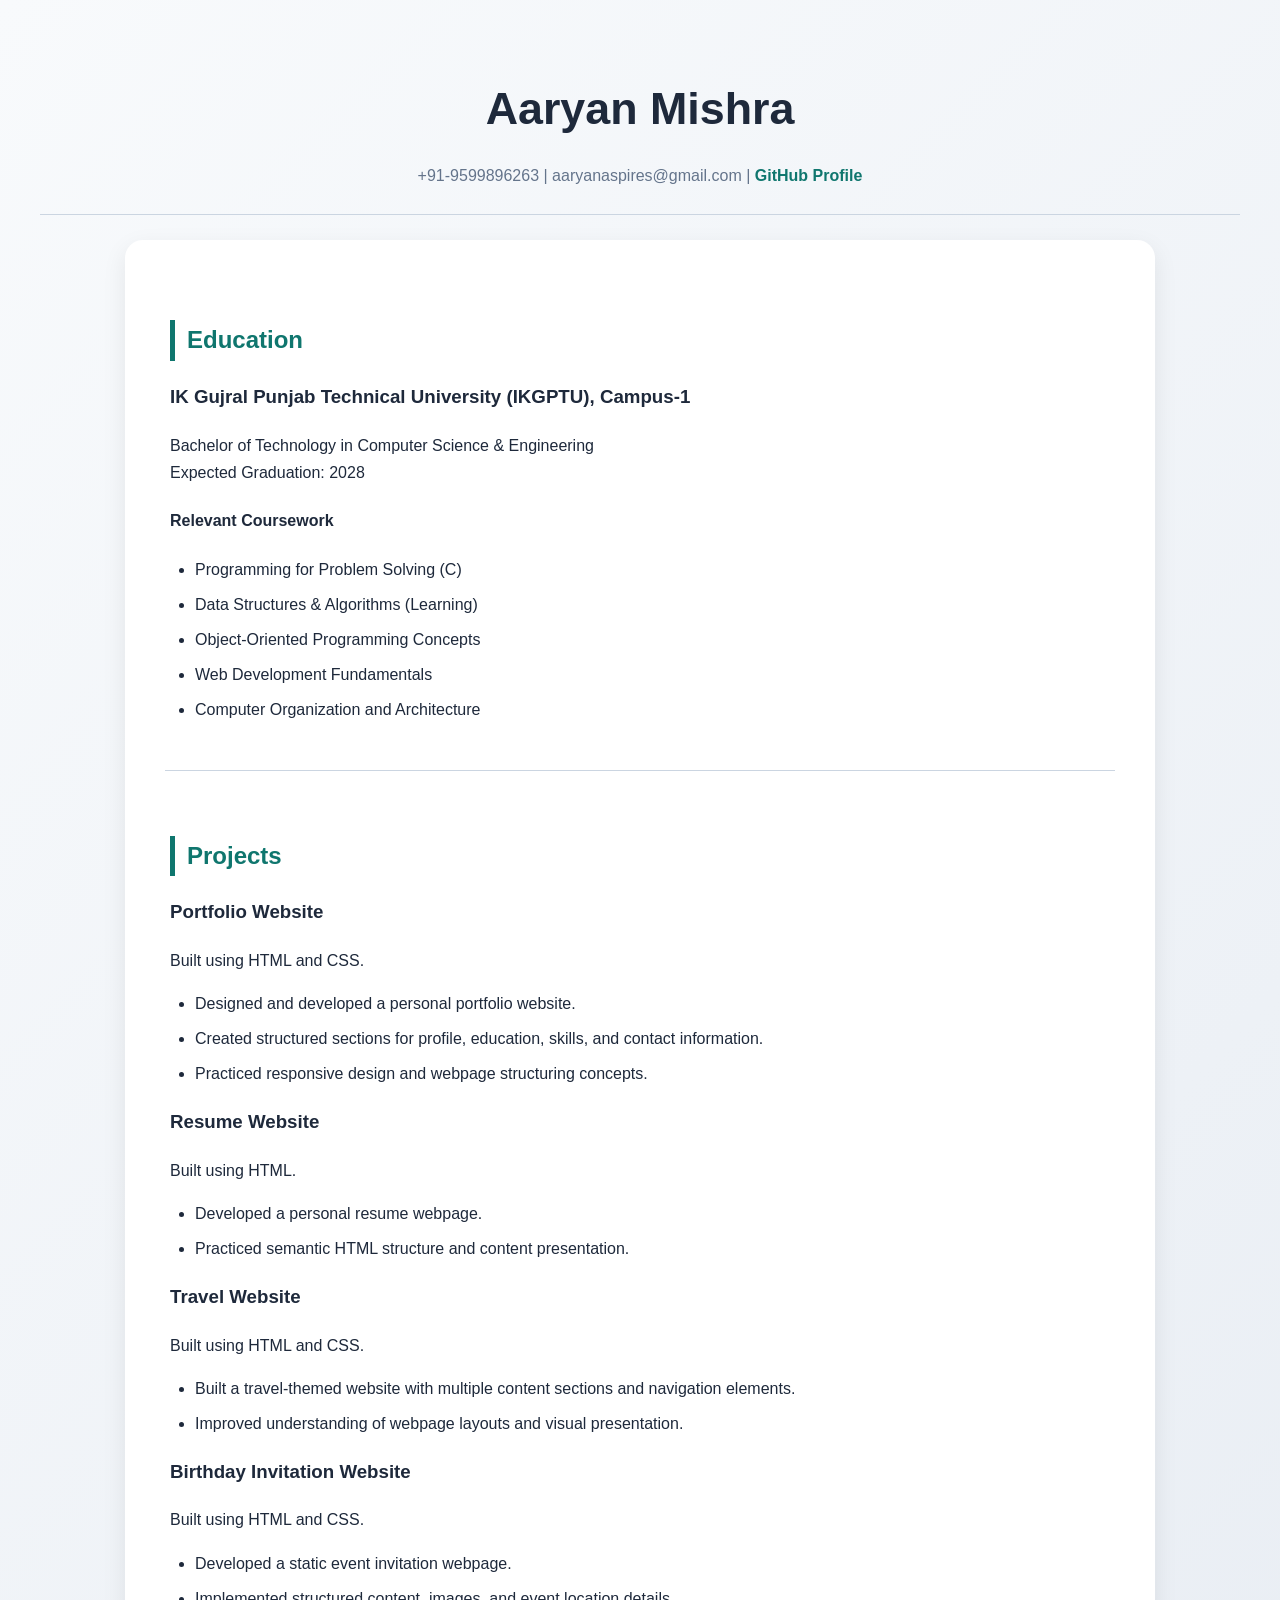
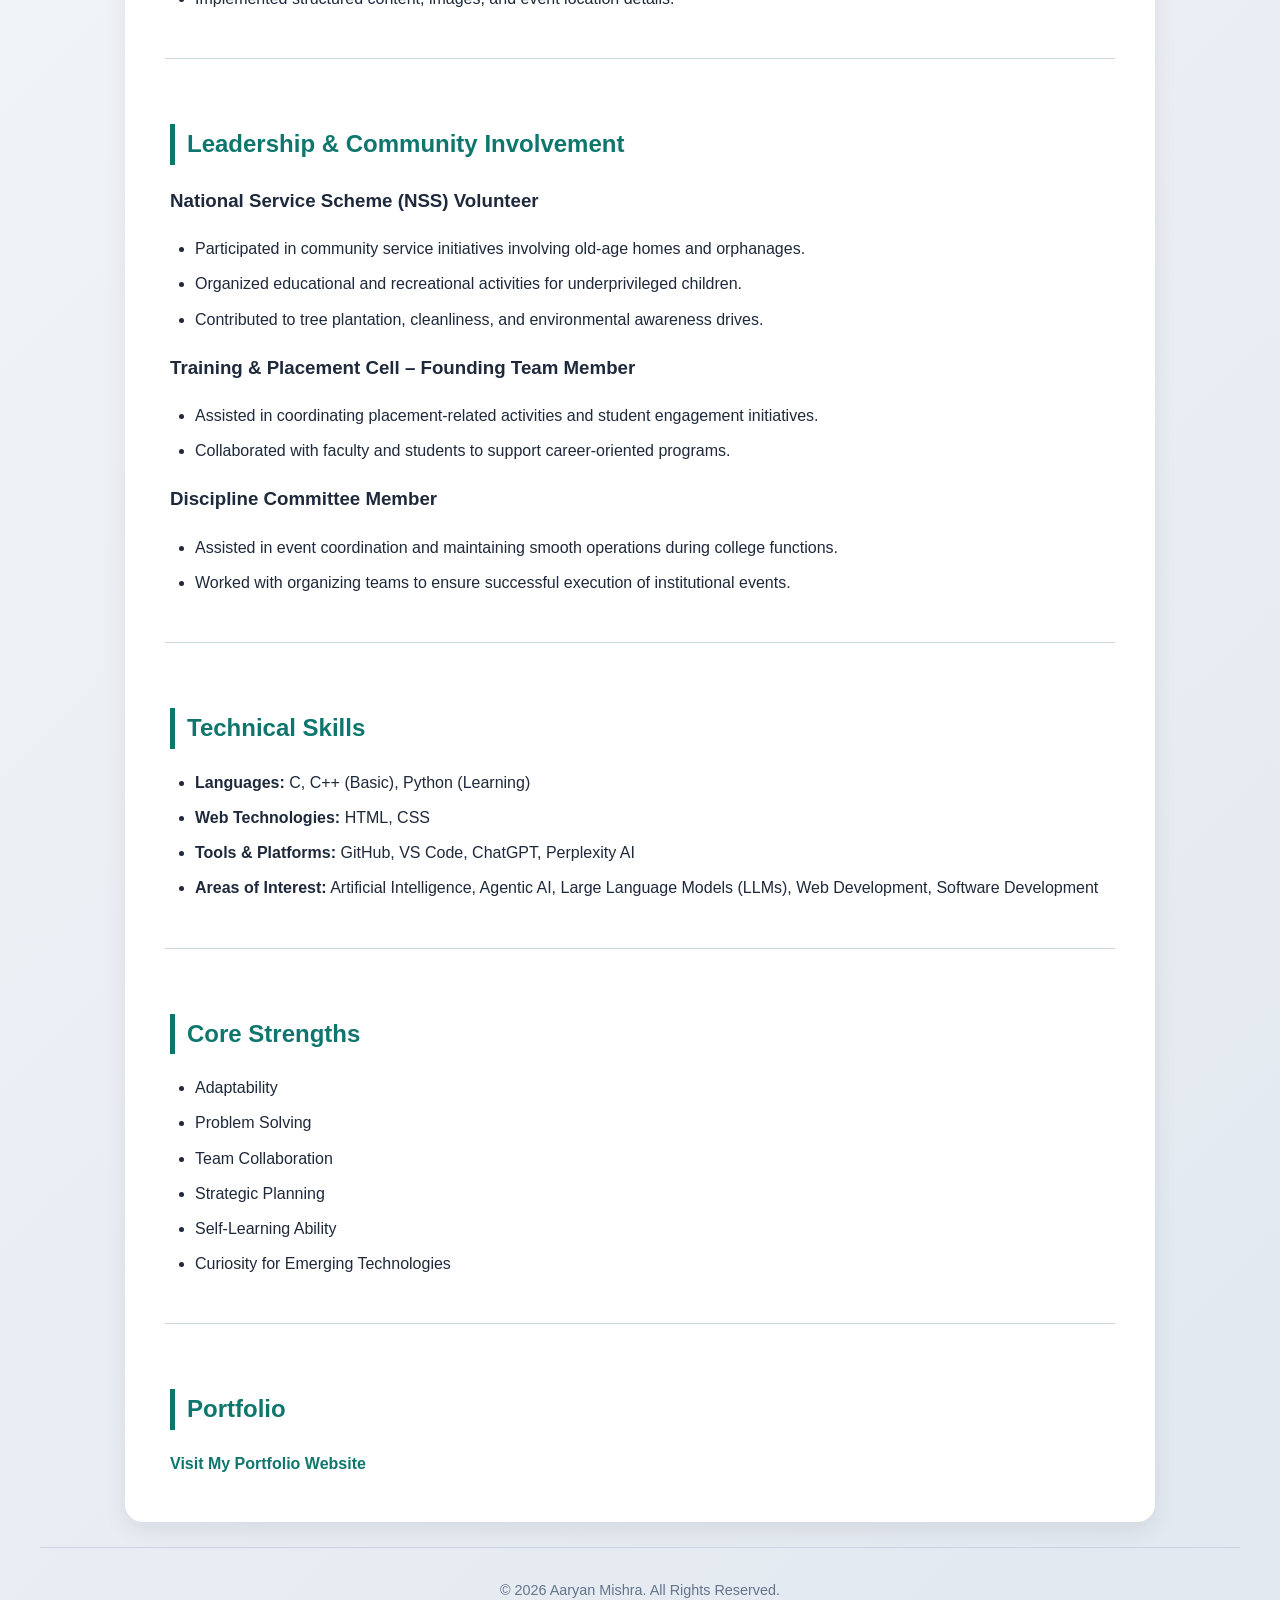
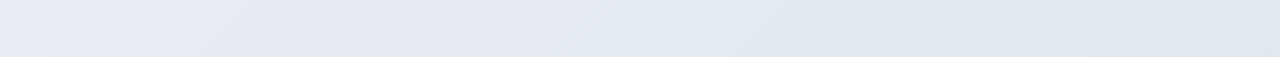
<file: index.html>
<!DOCTYPE html>
<html lang="en">

<head>
    <meta charset="UTF-8">
    <meta name="viewport" content="width=device-width, initial-scale=1.0">
    <title>Aaryan Mishra - Resume</title>
    <link rel="stylesheet" href="style.css">
</head>

<body>

    <header>
        <h1>Aaryan Mishra</h1>

        <p>
            +91-9599896263 |
            aaryanaspires@gmail.com |
            <a href="https://github.com/Aaryan4code" target="_blank">
                GitHub Profile
            </a>
        </p>

        <hr>
    </header>

    <main>

        <section>
            <h2>Education</h2>

            <h3>IK Gujral Punjab Technical University (IKGPTU), Campus-1</h3>

            <p>
                Bachelor of Technology in Computer Science & Engineering
                <br>
                Expected Graduation: 2028
            </p>

            <h4>Relevant Coursework</h4>

            <ul>
                <li>Programming for Problem Solving (C)</li>
                <li>Data Structures & Algorithms (Learning)</li>
                <li>Object-Oriented Programming Concepts</li>
                <li>Web Development Fundamentals</li>
                <li>Computer Organization and Architecture</li>
            </ul>
        </section>

        <hr>

        <section>

            <h2>Projects</h2>

            <h3>Portfolio Website</h3>

            <p>
                Built using HTML and CSS.
            </p>

            <ul>
                <li>Designed and developed a personal portfolio website.</li>
                <li>Created structured sections for profile, education, skills, and contact information.</li>
                <li>Practiced responsive design and webpage structuring concepts.</li>
            </ul>

            <h3>Resume Website</h3>

            <p>
                Built using HTML.
            </p>

            <ul>
                <li>Developed a personal resume webpage.</li>
                <li>Practiced semantic HTML structure and content presentation.</li>
            </ul>

            <h3>Travel Website</h3>

            <p>
                Built using HTML and CSS.
            </p>

            <ul>
                <li>Built a travel-themed website with multiple content sections and navigation elements.</li>
                <li>Improved understanding of webpage layouts and visual presentation.</li>
            </ul>

            <h3>Birthday Invitation Website</h3>

            <p>
                Built using HTML and CSS.
            </p>

            <ul>
                <li>Developed a static event invitation webpage.</li>
                <li>Implemented structured content, images, and event location details.</li>
            </ul>

        </section>

        <hr>

        <section>

            <h2>Leadership & Community Involvement</h2>

            <h3>National Service Scheme (NSS) Volunteer</h3>

            <ul>
                <li>Participated in community service initiatives involving old-age homes and orphanages.</li>
                <li>Organized educational and recreational activities for underprivileged children.</li>
                <li>Contributed to tree plantation, cleanliness, and environmental awareness drives.</li>
            </ul>

            <h3>Training & Placement Cell – Founding Team Member</h3>

            <ul>
                <li>Assisted in coordinating placement-related activities and student engagement initiatives.</li>
                <li>Collaborated with faculty and students to support career-oriented programs.</li>
            </ul>

            <h3>Discipline Committee Member</h3>

            <ul>
                <li>Assisted in event coordination and maintaining smooth operations during college functions.</li>
                <li>Worked with organizing teams to ensure successful execution of institutional events.</li>
            </ul>

        </section>

        <hr>

        <section>

            <h2>Technical Skills</h2>

            <ul>
                <li><strong>Languages:</strong> C, C++ (Basic), Python (Learning)</li>

                <li><strong>Web Technologies:</strong> HTML, CSS</li>

                <li><strong>Tools & Platforms:</strong> GitHub, VS Code, ChatGPT, Perplexity AI</li>

                <li><strong>Areas of Interest:</strong> Artificial Intelligence, Agentic AI, Large Language Models (LLMs), Web Development, Software Development</li>
            </ul>

        </section>

        <hr>

        <section>

            <h2>Core Strengths</h2>

            <ul>
                <li>Adaptability</li>
                <li>Problem Solving</li>
                <li>Team Collaboration</li>
                <li>Strategic Planning</li>
                <li>Self-Learning Ability</li>
                <li>Curiosity for Emerging Technologies</li>
            </ul>

        </section>

        <hr>

        <section>

            <h2>Portfolio</h2>

            <a href="https://aaryan4code.github.io/Html_Portfolio/" target="_blank">
                Visit My Portfolio Website
            </a>

        </section>

    </main>

    <hr>

    <footer>

        <p>
            © 2026 Aaryan Mishra. All Rights Reserved.
        </p>

    </footer>

</body>

</html>
</file>
<file: style.css>
body {
    font-family: Arial, sans-serif;
    background: linear-gradient(
        135deg,
        #f8fafc,
        #e2e8f0
    );

    margin: 0;
    padding: 40px;

    line-height: 1.7;

    color: #1e293b;
}



main {
    max-width: 950px;

    margin: auto;

    background-color: white;

    padding: 40px;

    border-radius: 18px;

    box-shadow:
        0 8px 25px rgba(0,0,0,0.08);
}

header {
    text-align: center;

    margin-bottom: 25px;
}

h1 {
    color: #1e293b;

    font-size: 2.8rem;

    margin-bottom: 10px;
}

header p {
    color: #64748b;

    font-size: 1rem;
}

img {
    display: block;

    margin: 0 auto;

    border-radius: 50%;

    border: 5px solid #0f766e;

    box-shadow:
        0 5px 15px rgba(15,118,110,0.25);

    transition:
        transform 0.3s ease,
        box-shadow 0.3s ease;
}

img:hover {

    transform: scale(1.05);

    box-shadow:
        0 10px 25px rgba(20,184,166,0.40);
}

h2 {

    color: #0f766e;

    border-left: 5px solid #0f766e;

    padding-left: 12px;

    margin-top: 35px;
}

h3 {
    color: #1e293b;
}

section {

    transition: transform 0.25s ease;

    padding: 5px;
}

section:hover {

    transform: translateY(-2px);
}

a {

    color: #0f766e;

    text-decoration: none;

    font-weight: bold;

    transition: color 0.3s ease;
}

a:hover {

    color: #14b8a6;

    text-decoration: underline;
}

ul,
ol {

    padding-left: 25px;
}

li {

    margin-bottom: 8px;
}

hr {

    border: none;

    height: 1px;

    background-color: #cbd5e1;

    margin: 25px 0;
}

footer {

    text-align: center;

    margin-top: 30px;

    color: #64748b;

    font-size: 0.9rem;
}

@media (max-width: 768px) {

    body {
        padding: 15px;
    }

    main {
        padding: 25px;
    }

    h1 {
        font-size: 2rem;
    }

    img {
        width: 140px;
        height: 140px;
    }
}
</file>
